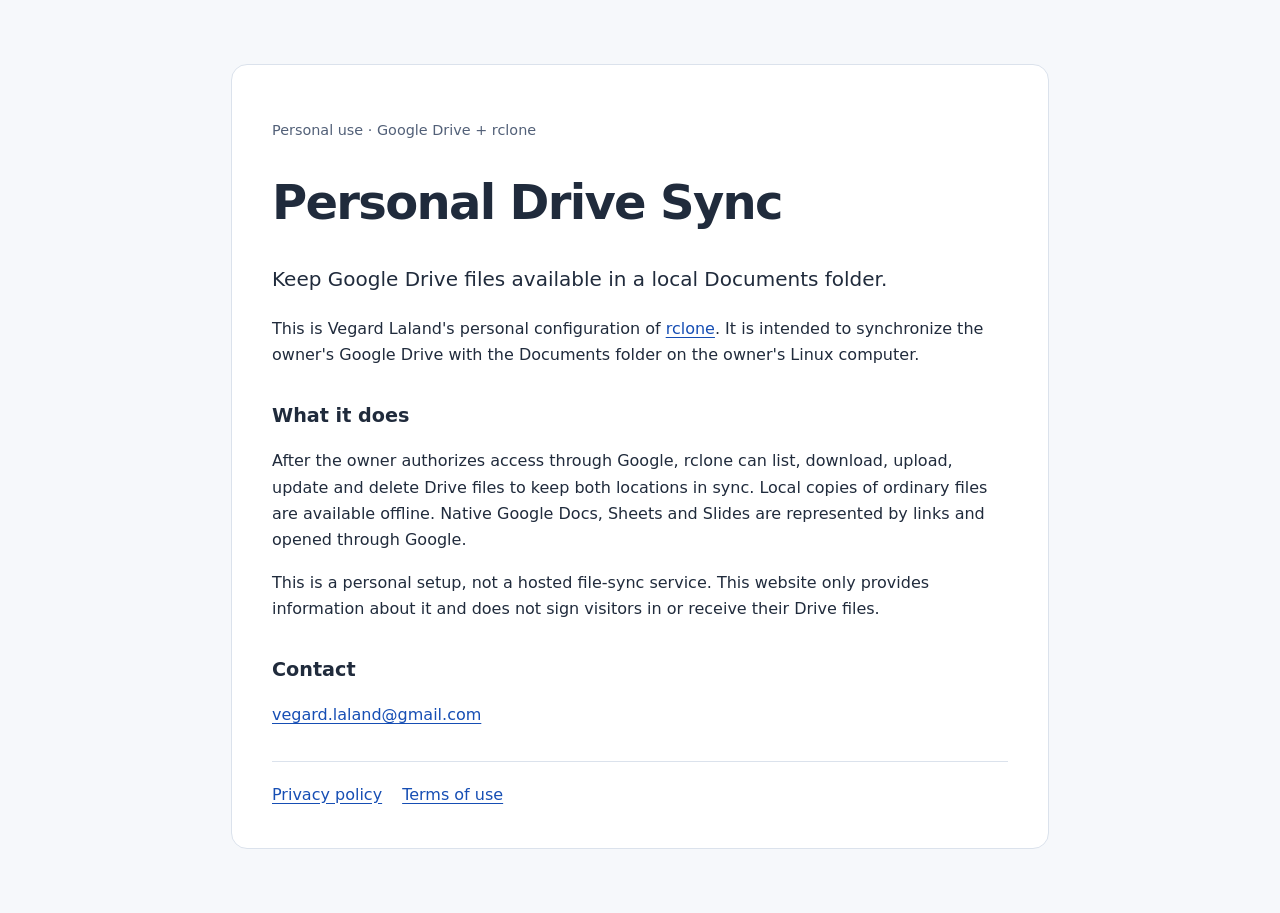
<file: index.html>
<!doctype html>
<html lang="en">
<head>
  <meta charset="utf-8">
  <meta name="viewport" content="width=device-width, initial-scale=1">
  <meta name="description" content="Personal Drive Sync uses rclone to sync the owner's Google Drive with a local Documents folder.">
  <title>Personal Drive Sync</title>
  <link rel="stylesheet" href="style.css">
</head>
<body>
  <main>
    <p class="eyebrow">Personal use · Google Drive + rclone</p>
    <h1>Personal Drive Sync</h1>
    <p class="intro">Keep Google Drive files available in a local Documents folder.</p>
    <p>This is Vegard Laland's personal configuration of <a href="https://rclone.org/">rclone</a>. It is intended to synchronize the owner's Google Drive with the Documents folder on the owner's Linux computer.</p>
    <h2>What it does</h2>
    <p>After the owner authorizes access through Google, rclone can list, download, upload, update and delete Drive files to keep both locations in sync. Local copies of ordinary files are available offline. Native Google Docs, Sheets and Slides are represented by links and opened through Google.</p>
    <p>This is a personal setup, not a hosted file-sync service. This website only provides information about it and does not sign visitors in or receive their Drive files.</p>
    <h2>Contact</h2>
    <p><a href="mailto:vegard.laland@gmail.com">vegard.laland@gmail.com</a></p>
    <nav aria-label="Policies"><a href="privacy.html">Privacy policy</a><a href="terms.html">Terms of use</a></nav>
  </main>
</body>
</html>
</file>
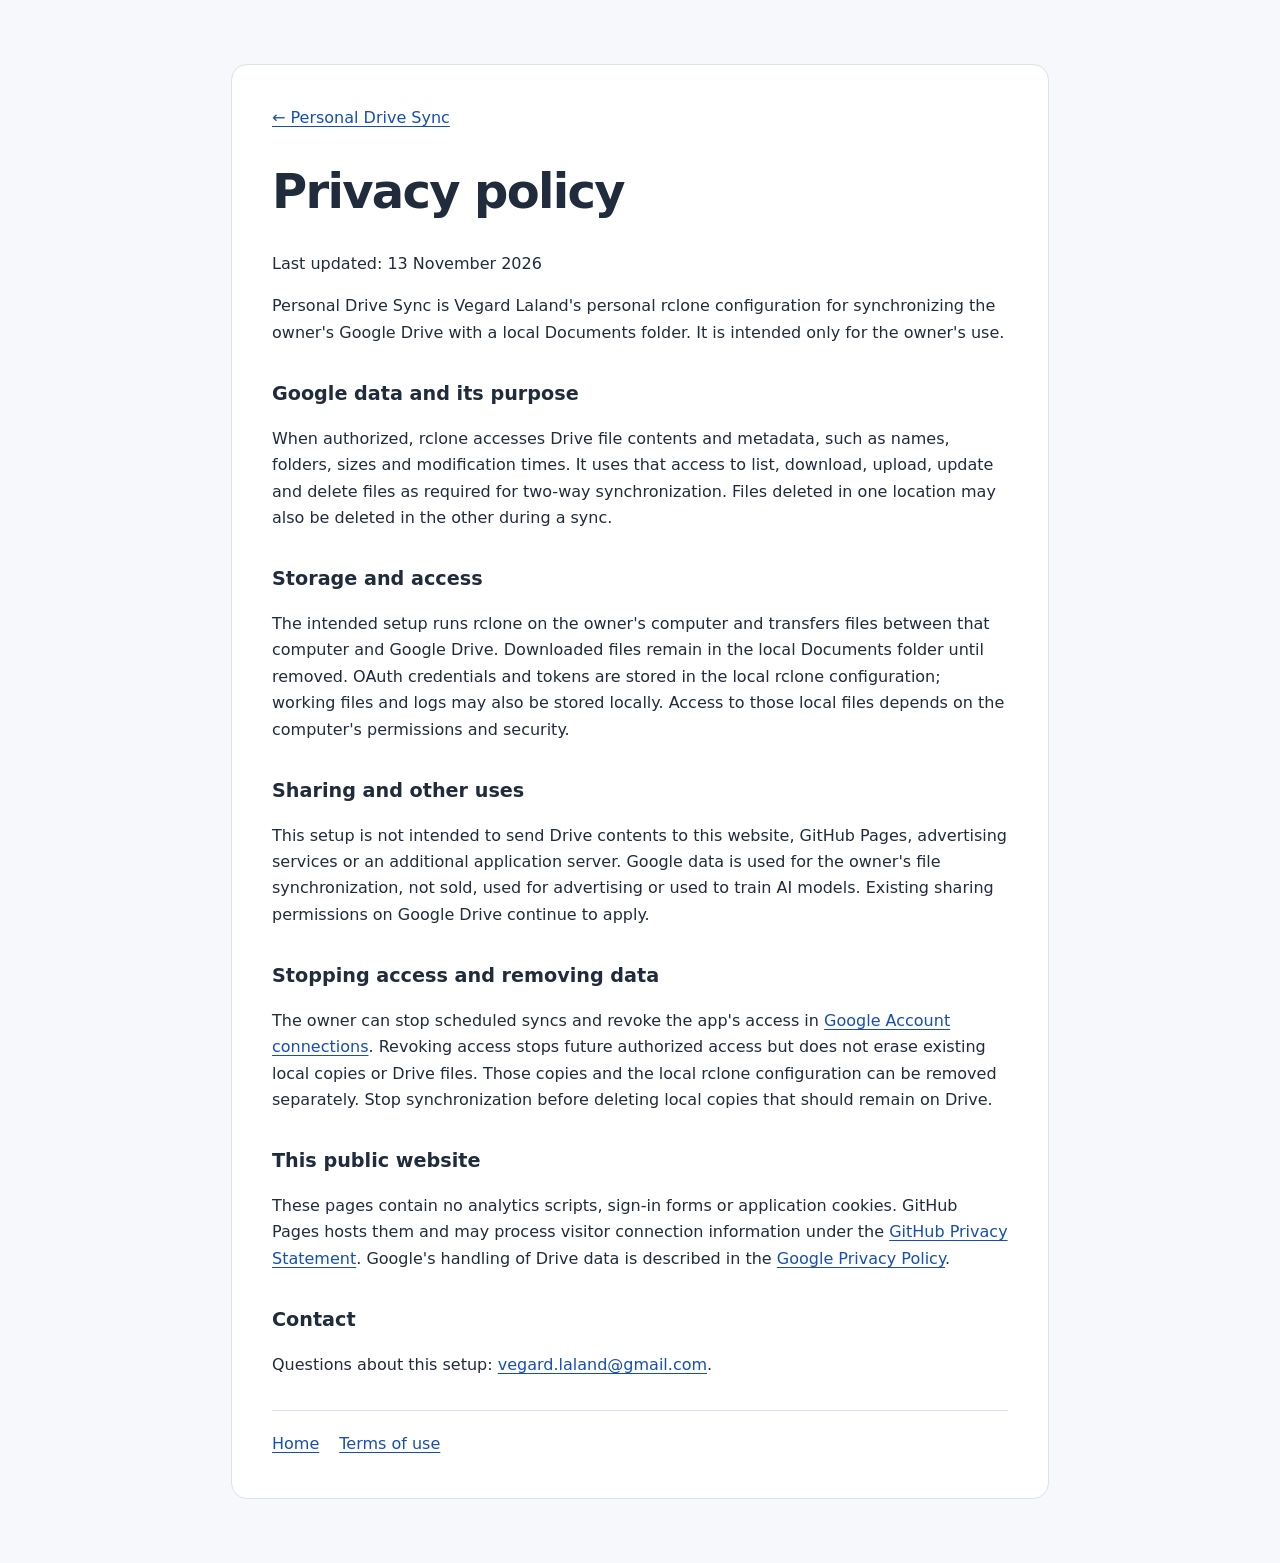
<file: privacy.html>
<!doctype html>
<html lang="en">
<head>
  <meta charset="utf-8">
  <meta name="viewport" content="width=device-width, initial-scale=1">
  <title>Privacy policy · Personal Drive Sync</title>
  <link rel="stylesheet" href="style.css">
</head>
<body>
  <main>
    <a href="index.html">← Personal Drive Sync</a>
    <h1>Privacy policy</h1>
    <p>Last updated: 13 November 2026</p>
    <p>Personal Drive Sync is Vegard Laland's personal rclone configuration for synchronizing the owner's Google Drive with a local Documents folder. It is intended only for the owner's use.</p>
    <h2>Google data and its purpose</h2>
    <p>When authorized, rclone accesses Drive file contents and metadata, such as names, folders, sizes and modification times. It uses that access to list, download, upload, update and delete files as required for two-way synchronization. Files deleted in one location may also be deleted in the other during a sync.</p>
    <h2>Storage and access</h2>
    <p>The intended setup runs rclone on the owner's computer and transfers files between that computer and Google Drive. Downloaded files remain in the local Documents folder until removed. OAuth credentials and tokens are stored in the local rclone configuration; working files and logs may also be stored locally. Access to those local files depends on the computer's permissions and security.</p>
    <h2>Sharing and other uses</h2>
    <p>This setup is not intended to send Drive contents to this website, GitHub Pages, advertising services or an additional application server. Google data is used for the owner's file synchronization, not sold, used for advertising or used to train AI models. Existing sharing permissions on Google Drive continue to apply.</p>
    <h2>Stopping access and removing data</h2>
    <p>The owner can stop scheduled syncs and revoke the app's access in <a href="https://myaccount.google.com/connections">Google Account connections</a>. Revoking access stops future authorized access but does not erase existing local copies or Drive files. Those copies and the local rclone configuration can be removed separately. Stop synchronization before deleting local copies that should remain on Drive.</p>
    <h2>This public website</h2>
    <p>These pages contain no analytics scripts, sign-in forms or application cookies. GitHub Pages hosts them and may process visitor connection information under the <a href="https://docs.github.com/en/site-policy/privacy-policies/github-general-privacy-statement">GitHub Privacy Statement</a>. Google's handling of Drive data is described in the <a href="https://policies.google.com/privacy">Google Privacy Policy</a>.</p>
    <h2>Contact</h2>
    <p>Questions about this setup: <a href="mailto:vegard.laland@gmail.com">vegard.laland@gmail.com</a>.</p>
    <nav aria-label="Policies"><a href="index.html">Home</a><a href="terms.html">Terms of use</a></nav>
  </main>
</body>
</html>
</file>
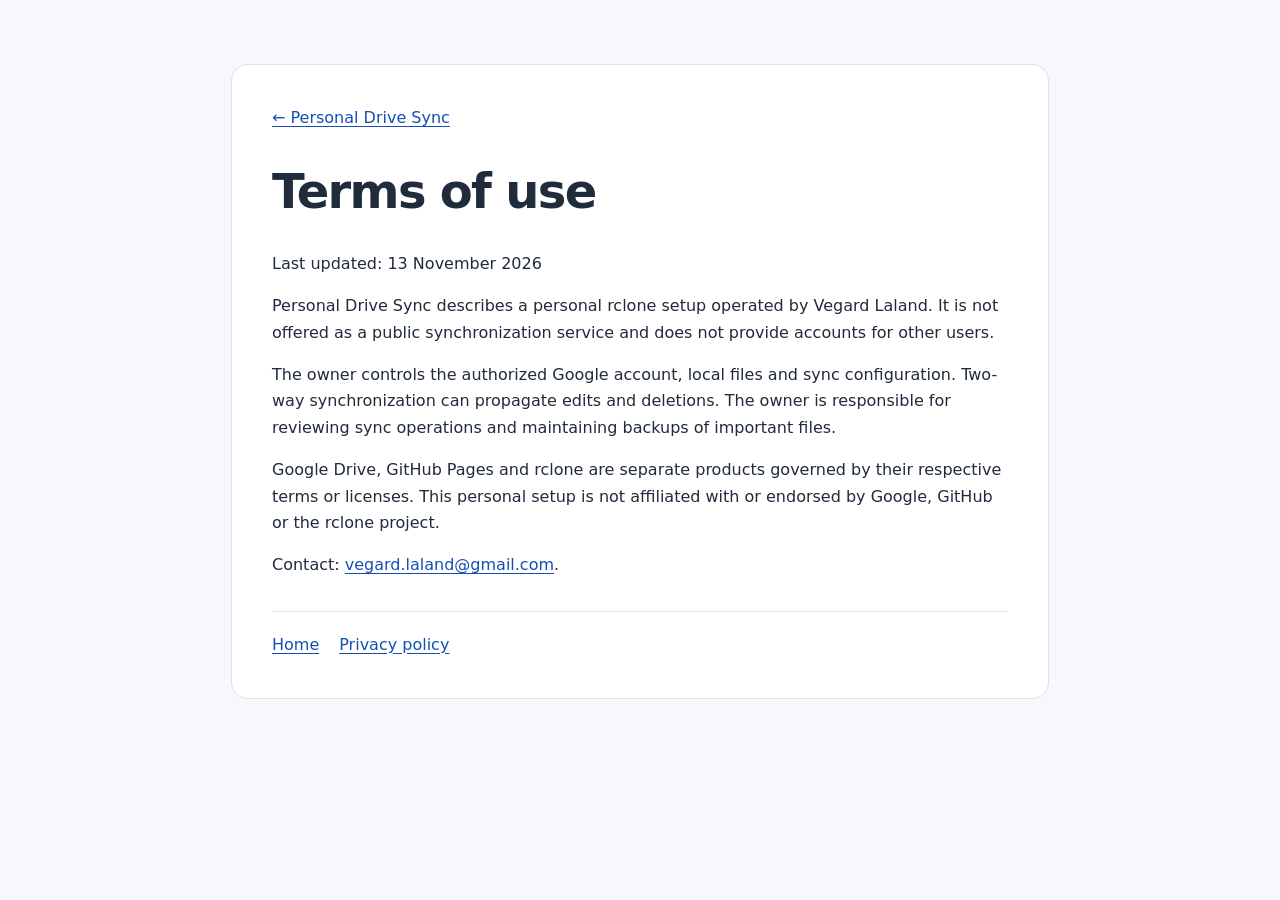
<file: terms.html>
<!doctype html>
<html lang="en">
<head>
  <meta charset="utf-8">
  <meta name="viewport" content="width=device-width, initial-scale=1">
  <title>Terms of use · Personal Drive Sync</title>
  <link rel="stylesheet" href="style.css">
</head>
<body>
  <main>
    <a href="index.html">← Personal Drive Sync</a>
    <h1>Terms of use</h1>
    <p>Last updated: 13 November 2026</p>
    <p>Personal Drive Sync describes a personal rclone setup operated by Vegard Laland. It is not offered as a public synchronization service and does not provide accounts for other users.</p>
    <p>The owner controls the authorized Google account, local files and sync configuration. Two-way synchronization can propagate edits and deletions. The owner is responsible for reviewing sync operations and maintaining backups of important files.</p>
    <p>Google Drive, GitHub Pages and rclone are separate products governed by their respective terms or licenses. This personal setup is not affiliated with or endorsed by Google, GitHub or the rclone project.</p>
    <p>Contact: <a href="mailto:vegard.laland@gmail.com">vegard.laland@gmail.com</a>.</p>
    <nav aria-label="Policies"><a href="index.html">Home</a><a href="privacy.html">Privacy policy</a></nav>
  </main>
</body>
</html>
</file>
<file: style.css>
:root { color-scheme: light dark; font-family: system-ui, sans-serif; line-height: 1.65; color: #202b3c; background: #f6f8fb; }
body { margin: 0; }
main { max-width: 46rem; margin: 4rem auto; padding: 2.5rem; background: #fff; border: 1px solid #dbe2ec; border-radius: 1rem; }
h1 { font-size: clamp(2rem, 6vw, 3rem); line-height: 1.15; letter-spacing: -.035em; }
h2 { margin-top: 2rem; font-size: 1.2rem; }
a { color: #164eb4; text-underline-offset: .2em; }
a:focus-visible { outline: 3px solid #164eb4; outline-offset: 4px; }
.eyebrow { font-size: .9rem; color: #526078; }
.intro { font-size: 1.25rem; }
nav { display: flex; flex-wrap: wrap; gap: 1.25rem; margin-top: 2rem; padding-top: 1.25rem; border-top: 1px solid #dbe2ec; }
@media (max-width: 600px) { main { margin: 1rem; padding: 1.25rem; } }
@media (prefers-color-scheme: dark) { :root { color: #e3e9f2; background: #101722; } main { background: #172131; border-color: #35425a; } a { color: #a4c5ff; } .eyebrow { color: #bac7da; } nav { border-color: #35425a; } }
</file>
